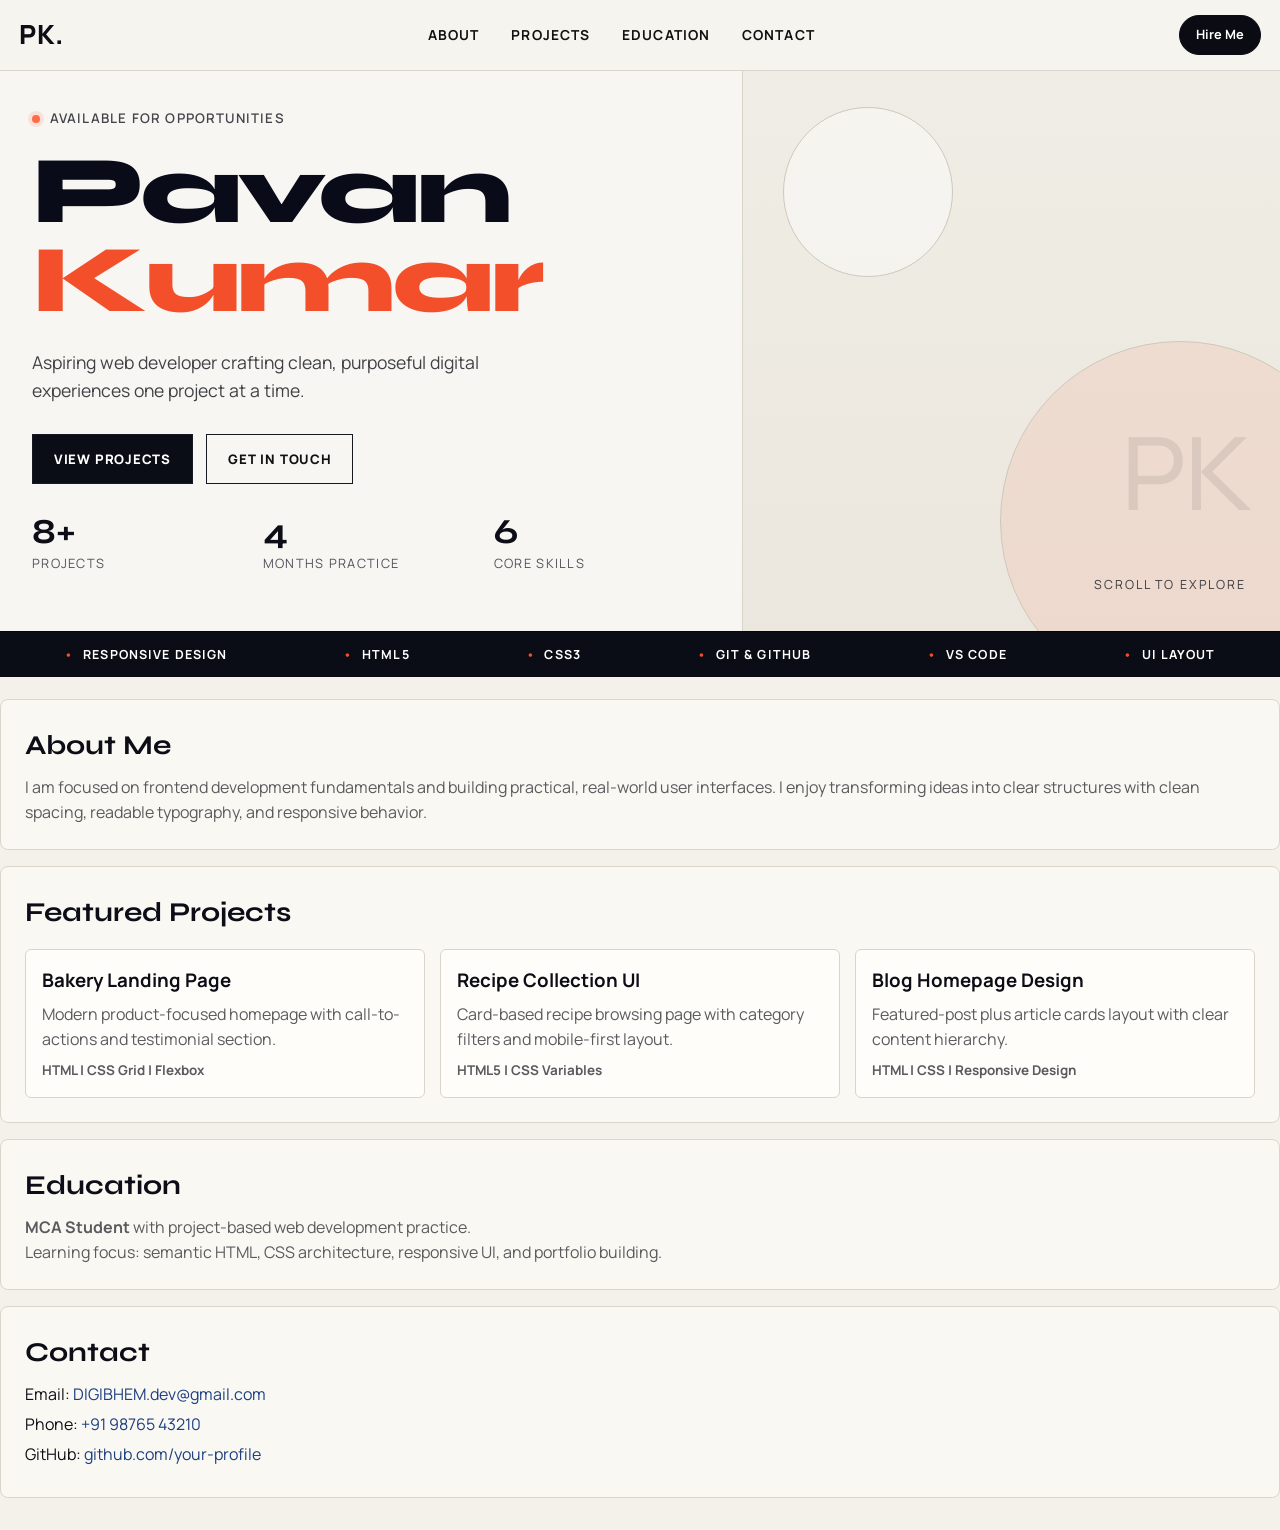
<file: index.html>
<!DOCTYPE html>
<html lang="en">
<head>
  <meta charset="UTF-8" />
  <meta name="viewport" content="width=device-width, initial-scale=1.0" />
  <title>Pavan Kumar | Portfolio</title>
  <link rel="preconnect" href="https://fonts.googleapis.com" />
  <link rel="preconnect" href="https://fonts.gstatic.com" crossorigin />
  <link href="https://fonts.googleapis.com/css2?family=Manrope:wght@400;500;700;800&family=Syne:wght@700;800&display=swap" rel="stylesheet" />
  <link rel="stylesheet" href="styles.css" />
</head>
<body>
  <header class="hero-shell" id="home">
    <nav class="top-nav">
      <a class="brand" href="#home">PK.</a>
      <ul class="menu">
        <li><a href="#about">ABOUT</a></li>
        <li><a href="#projects">PROJECTS</a></li>
        <li><a href="#education">EDUCATION</a></li>
        <li><a href="#contact">CONTACT</a></li>
      </ul>
      <a class="hire-btn" href="#contact">Hire Me</a>
    </nav>

    <div class="hero-grid">
      <section class="hero-left">
        <p class="availability">AVAILABLE FOR OPPORTUNITIES</p>
        <h1 class="name-block">
          <span class="name-main">Pavan</span>
          <span class="name-accent">Kumar</span>
        </h1>
        <p class="intro">
          Aspiring web developer crafting clean, purposeful digital experiences one project at a time.
        </p>

        <div class="hero-actions">
          <a class="cta cta-dark" href="#projects">VIEW PROJECTS</a>
          <a class="cta cta-light" href="#contact">GET IN TOUCH</a>
        </div>

        <div class="stats">
          <article>
            <h3>8+</h3>
            <p>PROJECTS</p>
          </article>
          <article>
            <h3>4</h3>
            <p>MONTHS PRACTICE</p>
          </article>
          <article>
            <h3>6</h3>
            <p>CORE SKILLS</p>
          </article>
        </div>
      </section>

      <section class="hero-right" aria-hidden="true">
        <div class="blob top"></div>
        <div class="blob bottom"></div>
        <div class="watermark">PK</div>
        <p class="scroll-note">SCROLL TO EXPLORE</p>
      </section>
    </div>

    <div class="ticker" role="presentation">
      <span>RESPONSIVE DESIGN</span>
      <span>HTML5</span>
      <span>CSS3</span>
      <span>GIT &amp; GITHUB</span>
      <span>VS CODE</span>
      <span>UI LAYOUT</span>
    </div>
  </header>

  <main>
    <section class="content-section" id="about">
      <h2>About Me</h2>
      <p>
        I am focused on frontend development fundamentals and building practical, real-world user
        interfaces. I enjoy transforming ideas into clear structures with clean spacing, readable typography,
        and responsive behavior.
      </p>
    </section>

    <section class="content-section" id="projects">
      <h2>Featured Projects</h2>
      <div class="project-grid">
        <article class="project-card">
          <h3>Bakery Landing Page</h3>
          <p>Modern product-focused homepage with call-to-actions and testimonial section.</p>
          <p class="stack">HTML | CSS Grid | Flexbox</p>
        </article>
        <article class="project-card">
          <h3>Recipe Collection UI</h3>
          <p>Card-based recipe browsing page with category filters and mobile-first layout.</p>
          <p class="stack">HTML5 | CSS Variables</p>
        </article>
        <article class="project-card">
          <h3>Blog Homepage Design</h3>
          <p>Featured-post plus article cards layout with clear content hierarchy.</p>
          <p class="stack">HTML | CSS | Responsive Design</p>
        </article>
      </div>
    </section>

    <section class="content-section" id="education">
      <h2>Education</h2>
      <p><strong>MCA Student</strong> with project-based web development practice.</p>
      <p>Learning focus: semantic HTML, CSS architecture, responsive UI, and portfolio building.</p>
    </section>

    <section class="content-section" id="contact">
      <h2>Contact</h2>
      <ul class="contact-list">
        <li>Email: <a href="mailto:DIGIBHEM.dev@gmail.com">DIGIBHEM.dev@gmail.com</a></li>
        <li>Phone: <a href="tel:+919876543210">+91 98765 43210</a></li>
        <li>GitHub: <a href="https://github.com/" target="_blank" rel="noopener">github.com/your-profile</a></li>
      </ul>
    </section>
  </main>
</body>
</html>
</file>
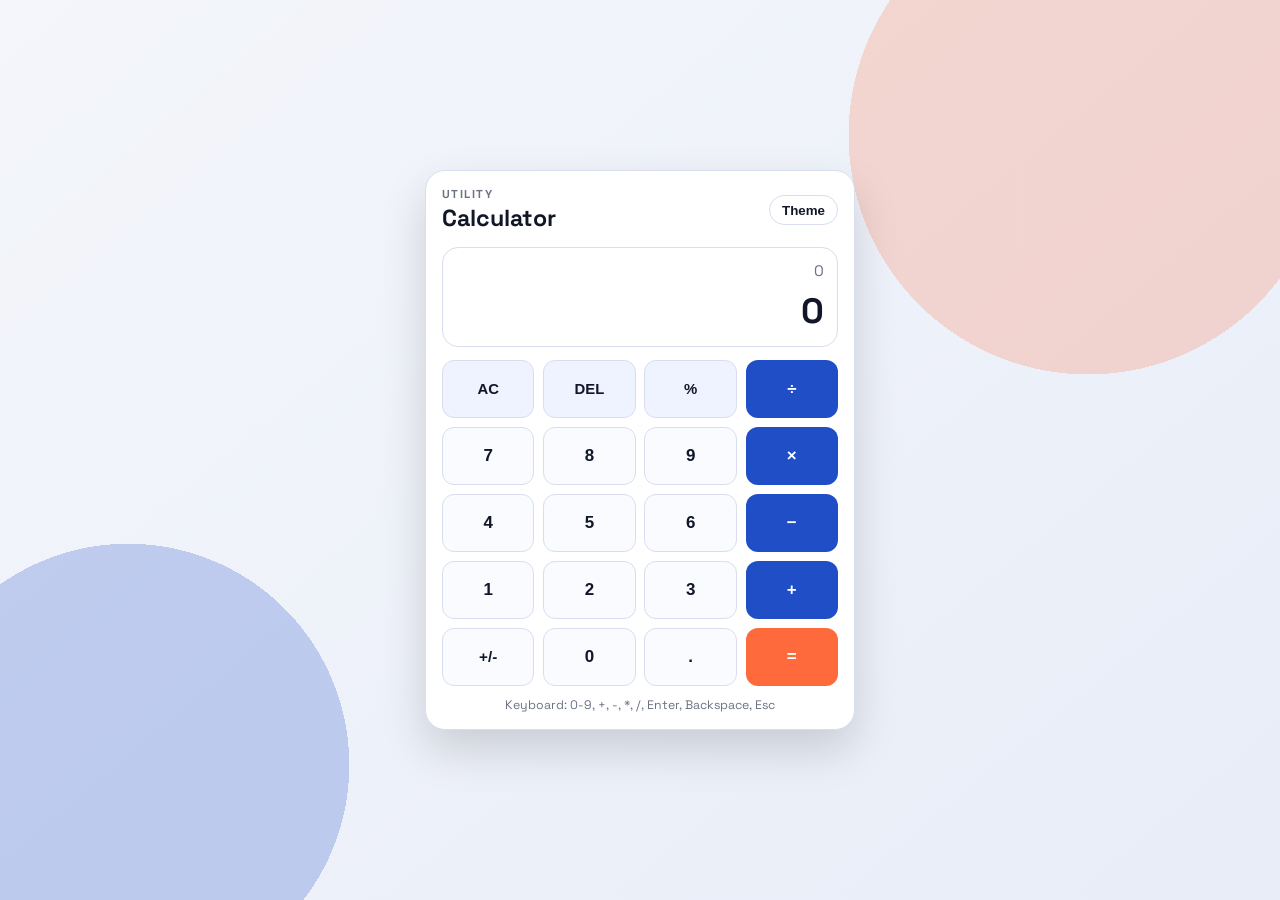
<file: CALCULATOR/index.html>
<!DOCTYPE html>
<html lang="en">
<head>
  <meta charset="UTF-8" />
  <meta name="viewport" content="width=device-width, initial-scale=1.0" />
  <title>Calculator</title>
  <link rel="preconnect" href="https://fonts.googleapis.com" />
  <link rel="preconnect" href="https://fonts.gstatic.com" crossorigin />
  <link href="https://fonts.googleapis.com/css2?family=Space+Grotesk:wght@400;500;700&display=swap" rel="stylesheet" />
  <link rel="stylesheet" href="styles.css" />
</head>
<body>
  <main class="app-shell">
    <section class="calculator" aria-label="Calculator">
      <header class="topbar">
        <div>
          <p class="kicker">UTILITY</p>
          <h1>Calculator</h1>
        </div>
        <button id="theme-toggle" class="theme-toggle" type="button" aria-label="Toggle theme">Theme</button>
      </header>

      <section class="display-wrap" aria-live="polite">
        <p id="expression" class="expression">0</p>
        <p id="result" class="result">0</p>
      </section>

      <div class="keypad" role="group" aria-label="Calculator buttons">
        <button class="btn btn-fn" data-action="clear">AC</button>
        <button class="btn btn-fn" data-action="delete">DEL</button>
        <button class="btn btn-fn" data-value="%">%</button>
        <button class="btn btn-op" data-value="/">÷</button>

        <button class="btn" data-value="7">7</button>
        <button class="btn" data-value="8">8</button>
        <button class="btn" data-value="9">9</button>
        <button class="btn btn-op" data-value="*">×</button>

        <button class="btn" data-value="4">4</button>
        <button class="btn" data-value="5">5</button>
        <button class="btn" data-value="6">6</button>
        <button class="btn btn-op" data-value="-">−</button>

        <button class="btn" data-value="1">1</button>
        <button class="btn" data-value="2">2</button>
        <button class="btn" data-value="3">3</button>
        <button class="btn btn-op" data-value="+">+</button>

        <button class="btn btn-wide" data-action="sign">+/-</button>
        <button class="btn" data-value="0">0</button>
        <button class="btn" data-value=".">.</button>
        <button class="btn btn-eq" data-action="equals">=</button>
      </div>

      <section class="tips">
        <p>Keyboard: 0-9, +, -, *, /, Enter, Backspace, Esc</p>
      </section>
    </section>
  </main>

  <script src="script.js"></script>
</body>
</html>
</file>
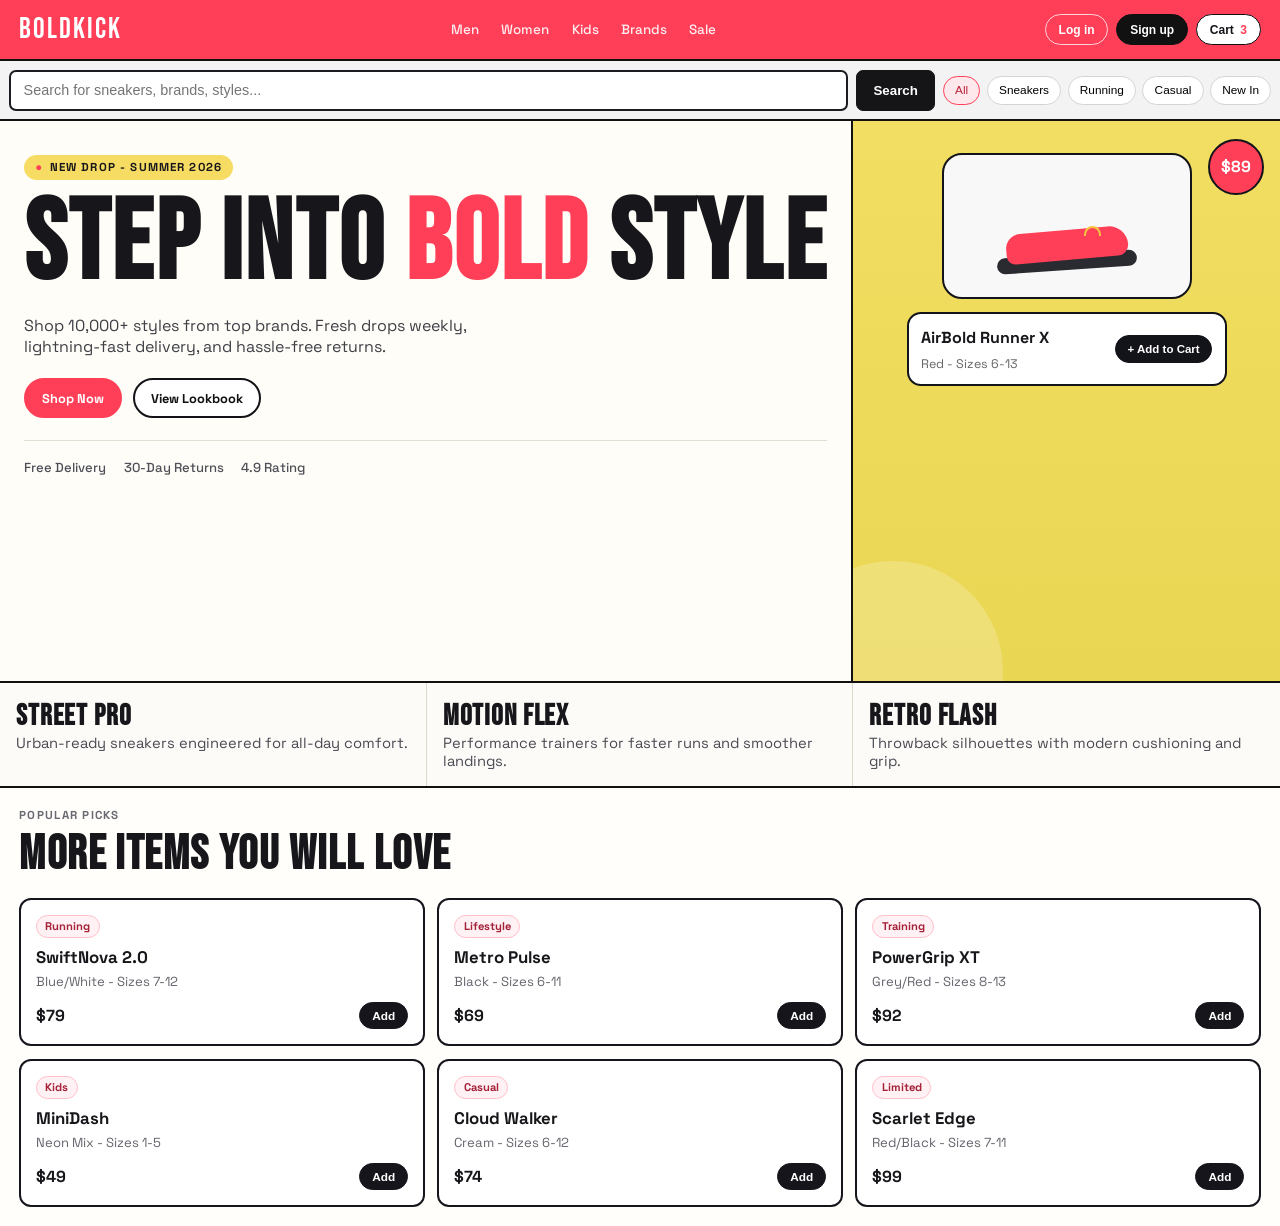
<file: ECOMMERCE/index.html>
<!DOCTYPE html>
<html lang="en">
<head>
  <meta charset="UTF-8" />
  <meta name="viewport" content="width=device-width, initial-scale=1.0" />
  <title>BoldKick | E-commerce Landing</title>
  <link rel="preconnect" href="https://fonts.googleapis.com" />
  <link rel="preconnect" href="https://fonts.gstatic.com" crossorigin />
  <link href="https://fonts.googleapis.com/css2?family=Bebas+Neue&family=Space+Grotesk:wght@400;500;700&display=swap" rel="stylesheet" />
  <link rel="stylesheet" href="styles.css" />
</head>
<body>
  <header class="topbar">
    <a class="brand" href="#">BOLDKICK</a>

    <button class="menu-toggle" aria-label="Open navigation" aria-expanded="false" aria-controls="primary-nav">
      <span></span>
      <span></span>
      <span></span>
    </button>

    <nav id="primary-nav" class="nav-links" aria-label="Primary">
      <a href="#men">Men</a>
      <a href="#women">Women</a>
      <a href="#kids">Kids</a>
      <a href="#brands">Brands</a>
      <a href="#sale">Sale</a>
    </nav>

    <div class="top-actions">
      <button class="pill ghost" type="button" data-open-auth="login">Log in</button>
      <button class="pill" type="button" data-open-auth="signup">Sign up</button>
      <button class="pill cart" type="button">Cart <span>3</span></button>
    </div>
  </header>

  <main>
    <section class="search-row" aria-label="Catalog search">
      <input type="search" placeholder="Search for sneakers, brands, styles..." />
      <button type="button">Search</button>
      <div class="chips">
        <button type="button" class="chip active">All</button>
        <button type="button" class="chip">Sneakers</button>
        <button type="button" class="chip">Running</button>
        <button type="button" class="chip">Casual</button>
        <button type="button" class="chip">New In</button>
      </div>
    </section>

    <section class="hero-grid">
      <article class="hero-copy">
        <p class="badge">NEW DROP - SUMMER 2026</p>
        <h1>
          STEP INTO
          <span>BOLD</span>
          STYLE
        </h1>
        <p class="lead">
          Shop 10,000+ styles from top brands. Fresh drops weekly, lightning-fast delivery, and hassle-free returns.
        </p>
        <div class="cta-row">
          <a href="#products" class="btn primary">Shop Now</a>
          <a href="#lookbook" class="btn secondary">View Lookbook</a>
        </div>
        <ul class="meta">
          <li>Free Delivery</li>
          <li>30-Day Returns</li>
          <li>4.9 Rating</li>
        </ul>
      </article>

      <aside class="hero-showcase" id="products" aria-label="Featured products">
        <div class="price-tag">$89</div>
        <div class="shoe-card">
          <div class="shoe-illustration" aria-hidden="true">
            <div class="sole"></div>
            <div class="shoe-body"></div>
            <div class="highlight"></div>
          </div>
        </div>

        <article class="product-tile">
          <h2>AirBold Runner X</h2>
          <p>Red - Sizes 6-13</p>
          <button type="button">+ Add to Cart</button>
        </article>

        <div class="promo-bubble"></div>
      </aside>
    </section>

    <section class="featured-strip" id="lookbook">
      <article class="feature-card">
        <h3>Street Pro</h3>
        <p>Urban-ready sneakers engineered for all-day comfort.</p>
      </article>
      <article class="feature-card">
        <h3>Motion Flex</h3>
        <p>Performance trainers for faster runs and smoother landings.</p>
      </article>
      <article class="feature-card">
        <h3>Retro Flash</h3>
        <p>Throwback silhouettes with modern cushioning and grip.</p>
      </article>
    </section>

    <section class="item-section" id="catalog" aria-label="Popular items">
      <div class="item-header">
        <p>POPULAR PICKS</p>
        <h2>More items you will love</h2>
      </div>

      <div class="item-grid">
        <article class="item-card">
          <p class="item-tag">Running</p>
          <h3>SwiftNova 2.0</h3>
          <p class="item-meta">Blue/White - Sizes 7-12</p>
          <div class="item-row">
            <span>$79</span>
            <button type="button">Add</button>
          </div>
        </article>

        <article class="item-card">
          <p class="item-tag">Lifestyle</p>
          <h3>Metro Pulse</h3>
          <p class="item-meta">Black - Sizes 6-11</p>
          <div class="item-row">
            <span>$69</span>
            <button type="button">Add</button>
          </div>
        </article>

        <article class="item-card">
          <p class="item-tag">Training</p>
          <h3>PowerGrip XT</h3>
          <p class="item-meta">Grey/Red - Sizes 8-13</p>
          <div class="item-row">
            <span>$92</span>
            <button type="button">Add</button>
          </div>
        </article>

        <article class="item-card">
          <p class="item-tag">Kids</p>
          <h3>MiniDash</h3>
          <p class="item-meta">Neon Mix - Sizes 1-5</p>
          <div class="item-row">
            <span>$49</span>
            <button type="button">Add</button>
          </div>
        </article>

        <article class="item-card">
          <p class="item-tag">Casual</p>
          <h3>Cloud Walker</h3>
          <p class="item-meta">Cream - Sizes 6-12</p>
          <div class="item-row">
            <span>$74</span>
            <button type="button">Add</button>
          </div>
        </article>

        <article class="item-card">
          <p class="item-tag">Limited</p>
          <h3>Scarlet Edge</h3>
          <p class="item-meta">Red/Black - Sizes 7-11</p>
          <div class="item-row">
            <span>$99</span>
            <button type="button">Add</button>
          </div>
        </article>
      </div>
    </section>
  </main>

  <div class="auth-modal" hidden>
    <div class="auth-overlay" data-close-auth></div>
    <section class="auth-panel" role="dialog" aria-modal="true" aria-labelledby="auth-title">
      <button type="button" class="close" data-close-auth aria-label="Close">x</button>
      <p class="auth-kicker">PERSONALIZED SHOPPING</p>
      <h2 id="auth-title">Create your account</h2>
      <p class="auth-copy">Save favorites, track orders, and get members-only drops.</p>
      <form>
        <label>
          Email
          <input type="email" placeholder="you@example.com" required />
        </label>
        <label>
          Password
          <input type="password" placeholder="Enter password" required />
        </label>
        <button type="submit" class="submit-btn">Continue</button>
      </form>
      <p class="switch-note">Already have an account? <button type="button" class="switch-link" data-open-auth="login">Log in</button></p>
    </section>
  </div>

  <script src="script.js"></script>
</body>
</html>
</file>
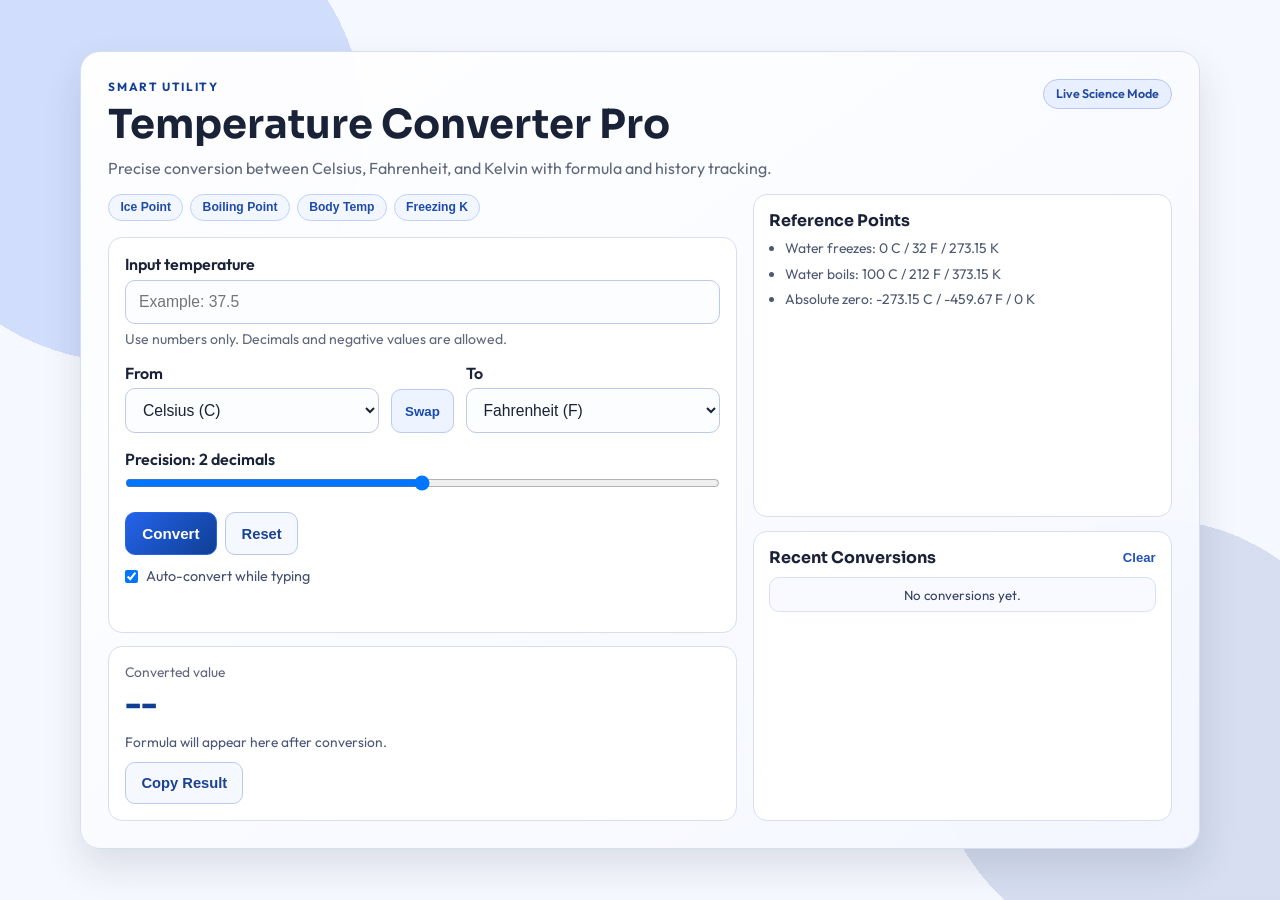
<file: TEMPCONVERTER/index.html>
<!DOCTYPE html>
<html lang="en">
<head>
  <meta charset="UTF-8" />
  <meta name="viewport" content="width=device-width, initial-scale=1.0" />
  <title>Temperature Converter</title>
  <link rel="preconnect" href="https://fonts.googleapis.com" />
  <link rel="preconnect" href="https://fonts.gstatic.com" crossorigin />
  <link href="https://fonts.googleapis.com/css2?family=Outfit:wght@400;500;600;700&family=Sora:wght@500;700&display=swap" rel="stylesheet" />
  <link rel="stylesheet" href="styles.css" />
</head>
<body>
  <main class="app-shell">
    <section class="card" aria-labelledby="page-title">
      <header class="top-head">
        <div>
          <p class="kicker">SMART UTILITY</p>
          <h1 id="page-title">Temperature Converter Pro</h1>
          <p class="subtitle">Precise conversion between Celsius, Fahrenheit, and Kelvin with formula and history tracking.</p>
        </div>
        <div class="status-pill">Live Science Mode</div>
      </header>

      <div class="content-grid">
        <section class="left-panel">
          <div class="preset-bar" aria-label="Quick presets">
            <button type="button" class="preset-chip" data-preset-value="0" data-preset-unit="C">Ice Point</button>
            <button type="button" class="preset-chip" data-preset-value="100" data-preset-unit="C">Boiling Point</button>
            <button type="button" class="preset-chip" data-preset-value="98.6" data-preset-unit="F">Body Temp</button>
            <button type="button" class="preset-chip" data-preset-value="273.15" data-preset-unit="K">Freezing K</button>
          </div>

          <form id="converter-form" novalidate>
            <label class="field-label" for="temperature-input">Input temperature</label>
            <input
              id="temperature-input"
              name="temperature"
              type="text"
              inputmode="decimal"
              placeholder="Example: 37.5"
              autocomplete="off"
              aria-describedby="hint-text error-text"
            />
            <p id="hint-text" class="hint">Use numbers only. Decimals and negative values are allowed.</p>

            <div class="unit-row">
              <div>
                <label class="field-label" for="from-unit">From</label>
                <select id="from-unit" name="fromUnit">
                  <option value="C">Celsius (C)</option>
                  <option value="F">Fahrenheit (F)</option>
                  <option value="K">Kelvin (K)</option>
                </select>
              </div>

              <button id="swap-btn" type="button" aria-label="Swap units">Swap</button>

              <div>
                <label class="field-label" for="to-unit">To</label>
                <select id="to-unit" name="toUnit">
                  <option value="F">Fahrenheit (F)</option>
                  <option value="C">Celsius (C)</option>
                  <option value="K">Kelvin (K)</option>
                </select>
              </div>
            </div>

            <div class="range-wrap">
              <label class="field-label" for="precision-range">Precision: <span id="precision-label">2 decimals</span></label>
              <input id="precision-range" type="range" min="0" max="4" value="2" />
            </div>

            <div class="action-row">
              <button id="convert-btn" type="submit">Convert</button>
              <button id="reset-btn" type="button" class="ghost-btn">Reset</button>
            </div>

            <label class="auto-toggle" for="auto-convert">
              <input id="auto-convert" type="checkbox" checked />
              Auto-convert while typing
            </label>

            <p id="error-text" class="error" aria-live="polite"></p>
          </form>

          <section class="result" aria-live="polite" aria-atomic="true">
            <p class="result-label">Converted value</p>
            <p id="result-value" class="result-value">--</p>
            <p id="formula-text" class="formula-text">Formula will appear here after conversion.</p>
            <div class="result-actions">
              <button id="copy-btn" type="button" class="ghost-btn">Copy Result</button>
            </div>
          </section>
        </section>

        <aside class="right-panel" aria-label="Conversion history and insights">
          <section class="insight-card">
            <h2>Reference Points</h2>
            <ul>
              <li>Water freezes: 0 C / 32 F / 273.15 K</li>
              <li>Water boils: 100 C / 212 F / 373.15 K</li>
              <li>Absolute zero: -273.15 C / -459.67 F / 0 K</li>
            </ul>
          </section>

          <section class="history-card">
            <div class="history-head">
              <h2>Recent Conversions</h2>
              <button id="clear-history" type="button" class="clear-link">Clear</button>
            </div>
            <ul id="history-list" class="history-list">
              <li class="empty-state">No conversions yet.</li>
            </ul>
          </section>
        </aside>
      </div>
    </section>
  </main>

  <script src="script.js"></script>
</body>
</html>
</file>
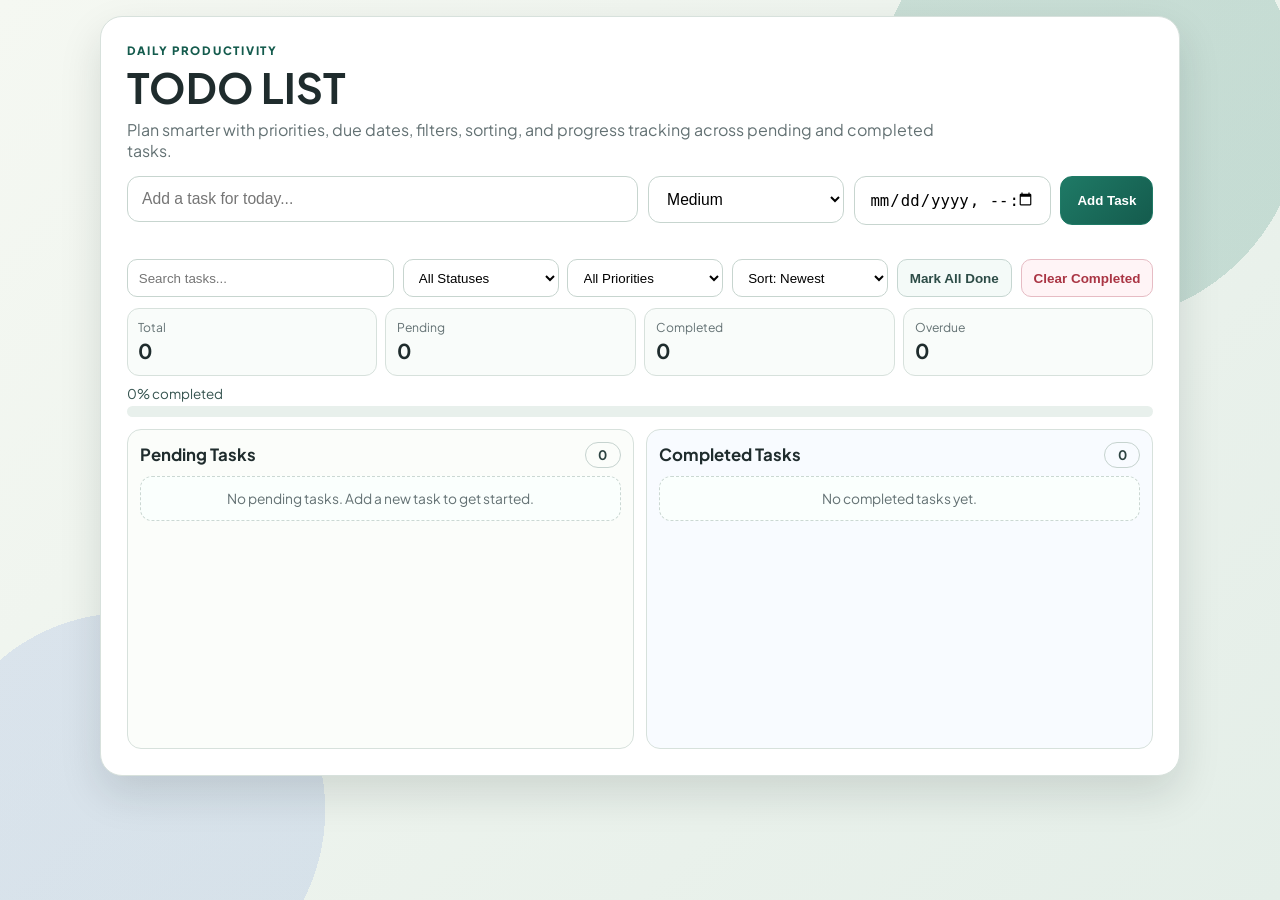
<file: TODO/index.html>
<!DOCTYPE html>
<html lang="en">
<head>
  <meta charset="UTF-8" />
  <meta name="viewport" content="width=device-width, initial-scale=1.0" />
  <title>TODO List</title>
  <link rel="preconnect" href="https://fonts.googleapis.com" />
  <link rel="preconnect" href="https://fonts.gstatic.com" crossorigin />
  <link href="https://fonts.googleapis.com/css2?family=Plus+Jakarta+Sans:wght@400;500;700;800&display=swap" rel="stylesheet" />
  <link rel="stylesheet" href="styles.css" />
</head>
<body>
  <main class="app-shell">
    <section class="todo-app" aria-label="Todo list application">
      <header class="hero">
        <p class="kicker">DAILY PRODUCTIVITY</p>
        <h1>TODO LIST</h1>
        <p class="subtitle">Plan smarter with priorities, due dates, filters, sorting, and progress tracking across pending and completed tasks.</p>
      </header>

      <form id="task-form" class="task-form" novalidate>
        <div class="field-group grow">
          <label class="sr-only" for="task-input">Task name</label>
          <input id="task-input" type="text" placeholder="Add a task for today..." maxlength="120" />
        </div>

        <div class="field-group">
          <label class="sr-only" for="priority-input">Priority</label>
          <select id="priority-input">
            <option value="high">High</option>
            <option value="medium" selected>Medium</option>
            <option value="low">Low</option>
          </select>
        </div>

        <div class="field-group">
          <label class="sr-only" for="due-input">Due date and time</label>
          <input id="due-input" type="datetime-local" />
        </div>

        <button type="submit">Add Task</button>
      </form>

      <p id="error-text" class="error" aria-live="polite"></p>

      <section class="controls" aria-label="Task controls">
        <input id="search-input" type="search" placeholder="Search tasks..." />

        <select id="status-filter">
          <option value="all">All Statuses</option>
          <option value="pending">Pending Only</option>
          <option value="completed">Completed Only</option>
        </select>

        <select id="priority-filter">
          <option value="all">All Priorities</option>
          <option value="high">High Priority</option>
          <option value="medium">Medium Priority</option>
          <option value="low">Low Priority</option>
        </select>

        <select id="sort-by">
          <option value="newest">Sort: Newest</option>
          <option value="oldest">Sort: Oldest</option>
          <option value="dueSoon">Sort: Due Soon</option>
          <option value="priority">Sort: Priority</option>
        </select>

        <button id="mark-all" type="button" class="ghost">Mark All Done</button>
        <button id="clear-completed" type="button" class="ghost danger">Clear Completed</button>
      </section>

      <section class="stats" aria-label="Task statistics">
        <article class="stat-card">
          <p>Total</p>
          <h3 id="stat-total">0</h3>
        </article>
        <article class="stat-card">
          <p>Pending</p>
          <h3 id="stat-pending">0</h3>
        </article>
        <article class="stat-card">
          <p>Completed</p>
          <h3 id="stat-completed">0</h3>
        </article>
        <article class="stat-card">
          <p>Overdue</p>
          <h3 id="stat-overdue">0</h3>
        </article>
      </section>

      <div class="progress-wrap" aria-label="Completion progress">
        <p id="progress-text">0% completed</p>
        <div class="progress-track">
          <div id="progress-bar" class="progress-bar"></div>
        </div>
      </div>

      <section class="board" aria-label="Task board">
        <article class="column">
          <div class="column-head">
            <h2>Pending Tasks</h2>
            <span id="pending-count" class="count">0</span>
          </div>
          <ul id="pending-list" class="task-list" aria-label="Pending tasks"></ul>
        </article>

        <article class="column completed-column">
          <div class="column-head">
            <h2>Completed Tasks</h2>
            <span id="completed-count" class="count">0</span>
          </div>
          <ul id="completed-list" class="task-list" aria-label="Completed tasks"></ul>
        </article>
      </section>
    </section>
  </main>

  <template id="task-template">
    <li class="task-item">
      <div class="task-main">
        <div class="task-topline">
          <span class="badge-priority"></span>
          <span class="badge-due"></span>
        </div>
        <p class="task-text"></p>
        <p class="task-meta"></p>
      </div>
      <div class="task-actions">
        <button class="btn-action btn-toggle" type="button"></button>
        <button class="btn-action btn-edit" type="button">Edit</button>
        <button class="btn-action btn-delete" type="button">Delete</button>
      </div>
    </li>
  </template>

  <div id="edit-modal" class="modal" hidden>
    <div class="modal-overlay" data-close-modal></div>
    <section class="modal-panel" role="dialog" aria-modal="true" aria-labelledby="edit-title">
      <h2 id="edit-title">Edit Task</h2>
      <form id="edit-form" class="edit-form" novalidate>
        <label for="edit-text">Task</label>
        <input id="edit-text" type="text" maxlength="120" />

        <label for="edit-priority">Priority</label>
        <select id="edit-priority">
          <option value="high">High</option>
          <option value="medium">Medium</option>
          <option value="low">Low</option>
        </select>

        <label for="edit-due">Due date and time</label>
        <input id="edit-due" type="datetime-local" />

        <div class="modal-actions">
          <button type="button" id="cancel-edit" class="ghost">Cancel</button>
          <button type="submit">Save Changes</button>
        </div>
      </form>
    </section>
  </div>

  <script src="script.js"></script>
</body>
</html>
</file>
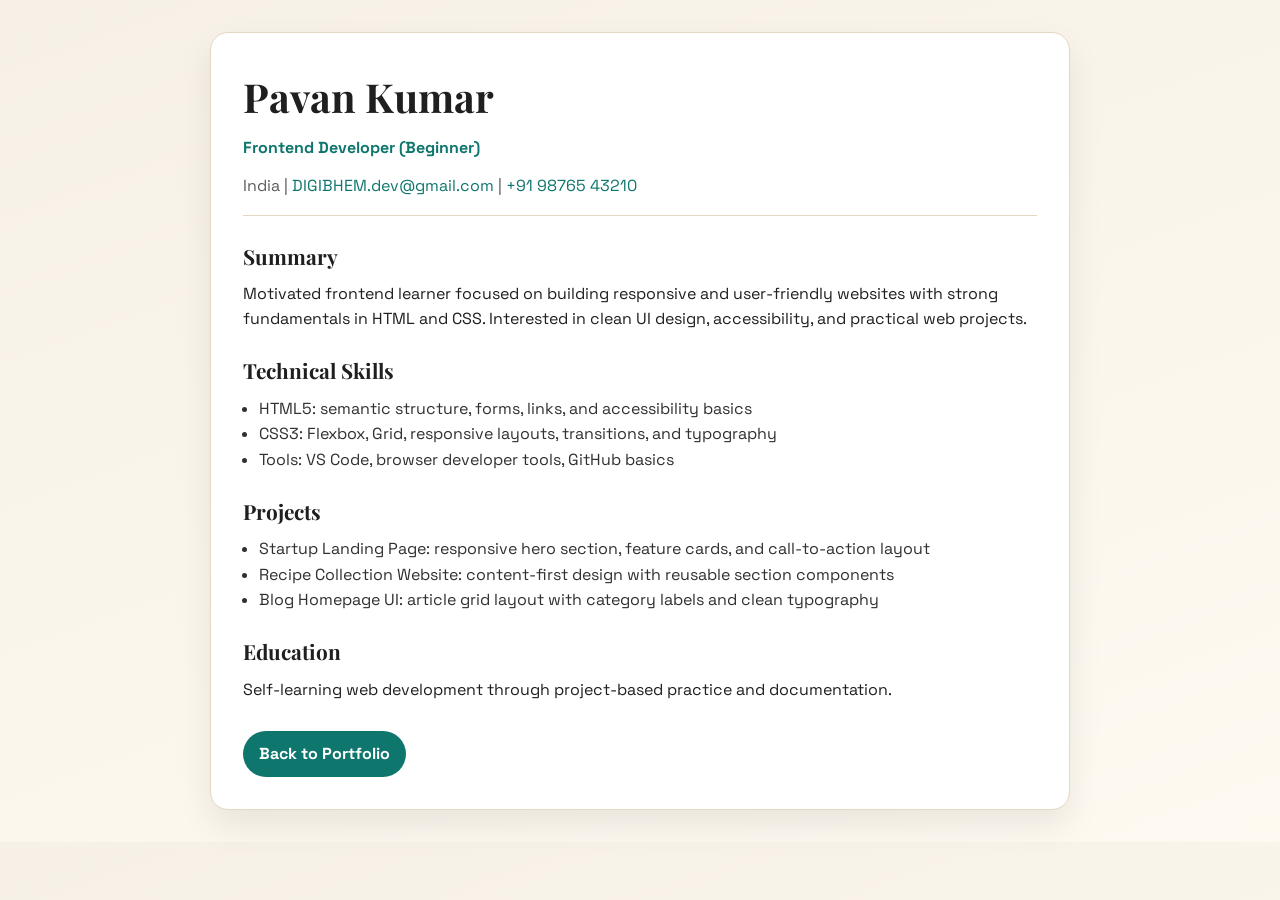
<file: resume.html>
<!DOCTYPE html>
<html lang="en">
<head>
  <meta charset="UTF-8" />
  <meta name="viewport" content="width=device-width, initial-scale=1.0" />
  <title>Pavan Kumar | Resume</title>
  <link rel="preconnect" href="https://fonts.googleapis.com" />
  <link rel="preconnect" href="https://fonts.gstatic.com" crossorigin />
  <link href="https://fonts.googleapis.com/css2?family=Playfair+Display:wght@700&family=Space+Grotesk:wght@400;500;700&display=swap" rel="stylesheet" />
  <style>
    :root {
      --bg: #f7f2e8;
      --paper: #fff;
      --text: #1f1f1f;
      --muted: #5c5c5c;
      --accent: #0f766e;
      --line: #e5d8c3;
    }

    * {
      box-sizing: border-box;
      margin: 0;
      padding: 0;
    }

    body {
      font-family: "Space Grotesk", sans-serif;
      background: linear-gradient(160deg, #f6f0e7 0%, #fffaf1 100%);
      color: var(--text);
      line-height: 1.6;
      padding: 2rem 1rem;
    }

    .resume {
      width: min(860px, 96vw);
      margin: 0 auto;
      background: var(--paper);
      border: 1px solid var(--line);
      border-radius: 18px;
      padding: 2rem;
      box-shadow: 0 16px 34px rgba(0, 0, 0, 0.08);
    }

    h1,
    h2 {
      font-family: "Playfair Display", serif;
    }

    h1 {
      font-size: clamp(1.8rem, 4vw, 2.5rem);
      margin-bottom: 0.35rem;
    }

    .role {
      color: var(--accent);
      font-weight: 700;
      margin-bottom: 0.8rem;
    }

    .contact {
      color: var(--muted);
      margin-bottom: 1.5rem;
      border-bottom: 1px solid var(--line);
      padding-bottom: 1rem;
    }

    section {
      margin-top: 1.4rem;
    }

    h2 {
      font-size: 1.3rem;
      margin-bottom: 0.5rem;
    }

    ul {
      padding-left: 1rem;
      color: #303030;
    }

    a {
      color: var(--accent);
      text-decoration: none;
    }

    a:hover {
      text-decoration: underline;
    }

    .back {
      display: inline-block;
      margin-top: 1.8rem;
      color: #fff;
      background: var(--accent);
      padding: 0.65rem 1rem;
      border-radius: 999px;
      font-weight: 700;
      text-decoration: none;
    }
  </style>
</head>
<body>
  <main class="resume">
    <h1>Pavan Kumar</h1>
    <p class="role">Frontend Developer (Beginner)</p>
    <p class="contact">
      India | <a href="mailto:DIGIBHEM.dev@gmail.com">DIGIBHEM.dev@gmail.com</a> |
      <a href="tel:+919876543210">+91 98765 43210</a>
    </p>

    <section>
      <h2>Summary</h2>
      <p>
        Motivated frontend learner focused on building responsive and user-friendly websites with strong
        fundamentals in HTML and CSS. Interested in clean UI design, accessibility, and practical web
        projects.
      </p>
    </section>

    <section>
      <h2>Technical Skills</h2>
      <ul>
        <li>HTML5: semantic structure, forms, links, and accessibility basics</li>
        <li>CSS3: Flexbox, Grid, responsive layouts, transitions, and typography</li>
        <li>Tools: VS Code, browser developer tools, GitHub basics</li>
      </ul>
    </section>

    <section>
      <h2>Projects</h2>
      <ul>
        <li>Startup Landing Page: responsive hero section, feature cards, and call-to-action layout</li>
        <li>Recipe Collection Website: content-first design with reusable section components</li>
        <li>Blog Homepage UI: article grid layout with category labels and clean typography</li>
      </ul>
    </section>

    <section>
      <h2>Education</h2>
      <p>Self-learning web development through project-based practice and documentation.</p>
    </section>

    <a class="back" href="index.html">Back to Portfolio</a>
  </main>
</body>
</html>
</file>
<file: styles.css>
:root {
  --ink: #0c0d16;
  --cream: #f4f1ea;
  --cream-2: #ece8df;
  --panel: #f9f7f2;
  --accent: #f24f2a;
  --muted: #5a5b5e;
  --line: #d9d5ca;
}

* {
  box-sizing: border-box;
  margin: 0;
  padding: 0;
}

html {
  scroll-behavior: smooth;
}

body {
  font-family: "Manrope", sans-serif;
  color: var(--ink);
  background: var(--cream);
  line-height: 1.55;
}

.hero-shell,
main {
  width: 100%;
  margin: 0;
}

.hero-shell {
  margin-top: 0;
  border: none;
  background: var(--panel);
  overflow: hidden;
}

.top-nav {
  display: grid;
  grid-template-columns: auto 1fr auto;
  align-items: center;
  padding: 0.9rem 1.2rem;
  border-bottom: 1px solid var(--line);
  background: #f6f4ee;
}

.brand {
  text-decoration: none;
  font-weight: 800;
  font-size: 1.65rem;
  letter-spacing: 0.02em;
  color: var(--ink);
}

.menu {
  list-style: none;
  display: flex;
  justify-content: center;
  gap: 2rem;
}

.menu a {
  text-decoration: none;
  color: #111;
  font-size: 0.86rem;
  letter-spacing: 0.08em;
  font-weight: 700;
  transition: color 0.2s ease;
}

.menu a:hover {
  color: var(--accent);
}

.hire-btn {
  text-decoration: none;
  color: #fff;
  background: #0a0b13;
  border: 1px solid #0a0b13;
  border-radius: 999px;
  padding: 0.55rem 1rem;
  font-size: 0.8rem;
  font-weight: 700;
  transition: transform 0.25s ease, box-shadow 0.25s ease;
}

.hire-btn:hover {
  transform: translateY(-2px);
  box-shadow: 0 8px 15px rgba(0, 0, 0, 0.2);
}

.hero-grid {
  display: grid;
  grid-template-columns: 58% 42%;
  min-height: 560px;
}

.hero-left,
.hero-right {
  padding: 2.3rem 2rem;
}

.hero-left {
  background: #f7f6f2;
}

.availability {
  font-size: 0.83rem;
  letter-spacing: 0.09em;
  color: #43454a;
  font-weight: 600;
}

.availability::before {
  content: "";
  display: inline-block;
  width: 8px;
  height: 8px;
  border-radius: 50%;
  margin-right: 0.6rem;
  background: #ff6a49;
  box-shadow: 0 0 0 4px rgba(255, 106, 73, 0.15);
}

.name-block {
  margin-top: 1.2rem;
  line-height: 0.92;
}

.name-main,
.name-accent {
  display: block;
  font-family: "Syne", sans-serif;
  font-weight: 800;
  letter-spacing: -0.04em;
  font-size: clamp(3.2rem, 9vw, 6rem);
}

.name-main {
  color: #090b18;
}

.name-accent {
  color: var(--accent);
}

.intro {
  margin-top: 1.6rem;
  max-width: 45ch;
  color: #3f4144;
  font-size: 1.1rem;
}

.hero-actions {
  margin-top: 1.9rem;
  display: flex;
  flex-wrap: wrap;
  gap: 0.85rem;
}

.cta {
  text-decoration: none;
  padding: 0.85rem 1.3rem;
  font-size: 0.82rem;
  letter-spacing: 0.06em;
  font-weight: 800;
  border: 1px solid #161822;
}

.cta-dark {
  color: #fff;
  background: #0b0d16;
}

.cta-light {
  color: #111;
  background: transparent;
}

.stats {
  margin-top: 1.9rem;
  display: grid;
  grid-template-columns: repeat(3, minmax(0, 1fr));
  gap: 0.9rem;
}

.stats h3 {
  font-family: "Syne", sans-serif;
  font-size: 2.2rem;
  line-height: 1;
}

.stats p {
  margin-top: 0.25rem;
  font-size: 0.8rem;
  letter-spacing: 0.1em;
  color: #52535a;
}

.hero-right {
  border-left: 1px solid var(--line);
  background: linear-gradient(180deg, #efede5 0%, #ece7de 100%);
  position: relative;
  overflow: hidden;
}

.blob {
  position: absolute;
  border-radius: 50%;
  border: 1px solid #cec8bc;
  background: rgba(255, 255, 255, 0.4);
}

.blob.top {
  width: 170px;
  height: 170px;
  top: 36px;
  left: 40px;
  animation: floatY 6s ease-in-out infinite;
}

.blob.bottom {
  width: 360px;
  height: 360px;
  right: -80px;
  bottom: -70px;
  background: rgba(242, 79, 42, 0.09);
  animation: floatX 9s ease-in-out infinite;
}

.watermark {
  position: absolute;
  right: 30px;
  bottom: 70px;
  font-family: "Syne", sans-serif;
  font-size: clamp(4.2rem, 10vw, 7rem);
  color: rgba(17, 18, 25, 0.09);
  letter-spacing: -0.04em;
}

.scroll-note {
  position: absolute;
  right: 34px;
  bottom: 36px;
  font-size: 0.78rem;
  letter-spacing: 0.15em;
  color: #3b3c40;
}

.ticker {
  background: #0b0d16;
  color: #fff;
  padding: 0.8rem 1rem;
  border-top: 1px solid #05060c;
  display: flex;
  gap: 1.2rem;
  justify-content: space-around;
  flex-wrap: wrap;
  font-size: 0.78rem;
  letter-spacing: 0.09em;
  font-weight: 700;
}

.ticker span::before {
  content: "\2022";
  color: var(--accent);
  margin-right: 0.55rem;
}

main {
  margin-top: 1.4rem;
  margin-bottom: 2rem;
  display: grid;
  gap: 1rem;
}

.content-section {
  border: 1px solid var(--line);
  background: #faf8f3;
  padding: 1.5rem;
  border-radius: 8px;
  animation: riseIn 0.7s ease both;
}

.content-section:nth-child(2) {
  animation-delay: 0.08s;
}

.content-section:nth-child(3) {
  animation-delay: 0.14s;
}

.content-section:nth-child(4) {
  animation-delay: 0.2s;
}

.content-section h2 {
  font-family: "Syne", sans-serif;
  font-size: 1.7rem;
  margin-bottom: 0.55rem;
}

.content-section p {
  color: var(--muted);
}

.project-grid {
  margin-top: 1rem;
  display: grid;
  grid-template-columns: repeat(3, minmax(0, 1fr));
  gap: 0.9rem;
}

.project-card {
  border: 1px solid var(--line);
  padding: 1rem;
  border-radius: 6px;
  background: #fffdfa;
  transition: transform 0.25s ease, box-shadow 0.25s ease;
}

.project-card:hover {
  transform: translateY(-5px);
  box-shadow: 0 10px 20px rgba(0, 0, 0, 0.08);
}

.project-card h3 {
  margin-bottom: 0.45rem;
}

.stack {
  margin-top: 0.55rem;
  font-size: 0.84rem;
  font-weight: 700;
  color: #262830;
}

.contact-list {
  margin-top: 0.5rem;
  list-style: none;
}

.contact-list li {
  margin: 0.35rem 0;
}

.contact-list a {
  color: #1c3f81;
  text-decoration: none;
}

.contact-list a:hover {
  text-decoration: underline;
}

@keyframes floatY {
  0%,
  100% { transform: translateY(0); }
  50% { transform: translateY(-10px); }
}

@keyframes floatX {
  0%,
  100% { transform: translateX(0); }
  50% { transform: translateX(14px); }
}

@keyframes riseIn {
  from {
    opacity: 0;
    transform: translateY(18px);
  }
  to {
    opacity: 1;
    transform: translateY(0);
  }
}

@media (max-width: 980px) {
  .menu {
    gap: 1rem;
  }

  .hero-grid {
    grid-template-columns: 1fr;
  }

  .hero-right {
    min-height: 260px;
    border-left: none;
    border-top: 1px solid var(--line);
  }

  .project-grid {
    grid-template-columns: repeat(2, minmax(0, 1fr));
  }
}

@media (max-width: 700px) {
  .top-nav {
    grid-template-columns: 1fr;
    gap: 0.7rem;
    justify-items: start;
  }

  .menu {
    justify-content: flex-start;
    flex-wrap: wrap;
    gap: 0.75rem 1.1rem;
  }

  .stats,
  .project-grid {
    grid-template-columns: 1fr;
  }

  .hero-left,
  .hero-right {
    padding: 1.4rem 1.1rem;
  }
}

@media (prefers-reduced-motion: reduce) {
  *,
  *::before,
  *::after {
    animation: none !important;
    transition: none !important;
  }

  html {
    scroll-behavior: auto;
  }
}
</file>
<file: CALCULATOR/styles.css>
:root {
  --bg: #f4f6fb;
  --bg-2: #e8edf8;
  --panel: #ffffff;
  --ink: #111728;
  --muted: #6a7286;
  --line: #d8deee;
  --num: #f9fbff;
  --fn: #eef3ff;
  --op: #1f4ec7;
  --op-ink: #ffffff;
  --eq: #ff6a3d;
  --eq-ink: #ffffff;
}

body.dark {
  --bg: #0f1220;
  --bg-2: #1b2240;
  --panel: #171d33;
  --ink: #edf1ff;
  --muted: #9ba6c5;
  --line: #2a3353;
  --num: #1f2744;
  --fn: #253156;
  --op: #4f7dff;
  --op-ink: #ffffff;
  --eq: #ff8a61;
  --eq-ink: #1e120b;
}

* {
  box-sizing: border-box;
  margin: 0;
  padding: 0;
}

body {
  min-height: 100vh;
  font-family: "Space Grotesk", sans-serif;
  color: var(--ink);
  background:
    radial-gradient(circle at 85% 15%, rgba(255, 106, 61, 0.22) 0 18%, transparent 18%),
    radial-gradient(circle at 10% 85%, rgba(31, 78, 199, 0.24) 0 16%, transparent 16%),
    linear-gradient(140deg, var(--bg), var(--bg-2));
  display: grid;
  place-items: center;
  padding: 1rem;
}

.app-shell {
  width: min(430px, 100%);
}

.calculator {
  border: 1px solid var(--line);
  border-radius: 20px;
  padding: 1rem;
  background: var(--panel);
  box-shadow: 0 20px 45px rgba(0, 0, 0, 0.15);
}

.topbar {
  display: flex;
  justify-content: space-between;
  align-items: center;
  margin-bottom: 0.9rem;
}

.kicker {
  font-size: 0.72rem;
  letter-spacing: 0.13em;
  color: var(--muted);
  font-weight: 700;
}

h1 {
  font-size: 1.45rem;
  margin-top: 0.12rem;
}

.theme-toggle {
  border: 1px solid var(--line);
  border-radius: 999px;
  padding: 0.4rem 0.75rem;
  background: transparent;
  color: var(--ink);
  font-weight: 600;
  cursor: pointer;
}

.display-wrap {
  border: 1px solid var(--line);
  border-radius: 16px;
  background: linear-gradient(180deg, rgba(255, 255, 255, 0.45), rgba(255, 255, 255, 0.08));
  padding: 0.8rem;
  text-align: right;
  min-height: 96px;
}

.expression {
  min-height: 1.4rem;
  color: var(--muted);
  font-size: 0.95rem;
  word-break: break-all;
}

.result {
  margin-top: 0.28rem;
  font-size: clamp(1.6rem, 6vw, 2.2rem);
  font-weight: 700;
  word-break: break-all;
}

.keypad {
  margin-top: 0.85rem;
  display: grid;
  grid-template-columns: repeat(4, minmax(0, 1fr));
  gap: 0.55rem;
}

.btn {
  border: 1px solid var(--line);
  border-radius: 12px;
  height: 58px;
  background: var(--num);
  color: var(--ink);
  font-size: 1.06rem;
  font-weight: 600;
  cursor: pointer;
  transition: transform 0.1s ease, filter 0.2s ease;
}

.btn:hover {
  filter: brightness(1.04);
}

.btn:active {
  transform: scale(0.98);
}

.btn-fn {
  background: var(--fn);
  font-size: 0.93rem;
}

.btn-op {
  background: var(--op);
  color: var(--op-ink);
  border-color: transparent;
}

.btn-eq {
  background: var(--eq);
  color: var(--eq-ink);
  border-color: transparent;
}

.btn-wide {
  font-size: 0.95rem;
}

.tips {
  margin-top: 0.7rem;
  color: var(--muted);
  font-size: 0.77rem;
  text-align: center;
}

@media (max-width: 420px) {
  .btn {
    height: 54px;
  }
}
</file>
<file: ECOMMERCE/styles.css>
:root {
  --bg: #f7f4ec;
  --panel: #fffdf8;
  --ink: #17171b;
  --muted: #52525c;
  --accent: #ff3f57;
  --sun: #f2de62;
  --line: #d8d3c8;
}

* {
  box-sizing: border-box;
  margin: 0;
  padding: 0;
}

body {
  min-height: 100vh;
  font-family: "Space Grotesk", sans-serif;
  color: var(--ink);
  background:
    radial-gradient(circle at 90% 14%, rgba(242, 222, 98, 0.55) 0 14%, transparent 14%),
    radial-gradient(circle at 8% 92%, rgba(255, 63, 87, 0.1) 0 12%, transparent 12%),
    var(--bg);
}

.topbar {
  width: 100%;
  margin: 0;
  display: grid;
  grid-template-columns: auto 1fr auto;
  align-items: center;
  gap: 1.2rem;
  background: var(--accent);
  border: none;
  border-bottom: 2px solid #111;
  padding: 0.75rem 1.2rem;
}

.brand {
  text-decoration: none;
  color: #fff;
  font-family: "Bebas Neue", sans-serif;
  font-size: 1.8rem;
  letter-spacing: 0.07em;
}

.nav-links {
  display: flex;
  justify-content: center;
  gap: 1.4rem;
}

.nav-links a {
  text-decoration: none;
  font-size: 0.84rem;
  color: #ffeef1;
  font-weight: 500;
}

.top-actions {
  display: flex;
  gap: 0.5rem;
}

.pill {
  border: 1px solid #101013;
  background: #111;
  color: #fff;
  border-radius: 999px;
  padding: 0.45rem 0.8rem;
  font-size: 0.75rem;
  font-weight: 700;
  cursor: pointer;
}

.pill.ghost {
  background: transparent;
  color: #fff;
  border-color: #ffd1da;
}

.pill.cart {
  background: #fff;
  color: #13131a;
}

.pill.cart span {
  margin-left: 0.2rem;
  color: var(--accent);
}

.menu-toggle {
  display: none;
  width: 2.6rem;
  height: 2.2rem;
  border: 1px solid #202024;
  background: #fff;
  border-radius: 8px;
  padding: 0.35rem;
}

.menu-toggle span {
  display: block;
  height: 2px;
  background: #14141a;
  margin: 0.25rem 0;
}

main {
  width: 100%;
  margin: 0;
  border: none;
  background: var(--panel);
}

.search-row {
  display: grid;
  grid-template-columns: 1fr auto auto;
  gap: 0.5rem;
  border-bottom: 2px solid #111;
  padding: 0.55rem;
  background: #f3f3f3;
}

.search-row input {
  width: 100%;
  border: 2px solid #1b1b20;
  border-radius: 7px;
  padding: 0.65rem 0.8rem;
  font-size: 0.9rem;
  background: #fff;
}

.search-row > button {
  border: 1px solid #151518;
  background: #151518;
  color: #fff;
  padding: 0.65rem 1rem;
  border-radius: 7px;
  font-weight: 700;
  cursor: pointer;
}

.chips {
  display: flex;
  gap: 0.4rem;
  flex-wrap: wrap;
  align-items: center;
}

.chip {
  border: 1px solid #d4d4d4;
  background: #fff;
  border-radius: 999px;
  font-size: 0.74rem;
  padding: 0.4rem 0.7rem;
  cursor: pointer;
}

.chip.active {
  border-color: var(--accent);
  background: #ffe8ec;
  color: #b9243b;
}

.hero-grid {
  display: grid;
  grid-template-columns: 2fr 1fr;
  min-height: 560px;
}

.hero-copy {
  padding: 2.1rem 1.5rem 1.3rem;
  border-right: 2px solid #111;
}

.badge {
  display: inline-block;
  padding: 0.33rem 0.7rem;
  border-radius: 999px;
  background: #f7dc63;
  font-size: 0.72rem;
  font-weight: 700;
  letter-spacing: 0.1em;
}

.badge::before {
  content: "●";
  color: var(--accent);
  margin-right: 0.4rem;
}

.hero-copy h1 {
  margin-top: 1rem;
  font-family: "Bebas Neue", sans-serif;
  font-size: clamp(3.2rem, 9vw, 7rem);
  line-height: 0.9;
  letter-spacing: 0.02em;
}

.hero-copy h1 span {
  color: var(--accent);
}

.lead {
  margin-top: 1.2rem;
  color: #3f3f46;
  max-width: 48ch;
}

.cta-row {
  margin-top: 1.3rem;
  display: flex;
  gap: 0.7rem;
  flex-wrap: wrap;
}

.btn {
  text-decoration: none;
  border: 2px solid #131318;
  border-radius: 999px;
  padding: 0.58rem 1rem;
  font-size: 0.8rem;
  font-weight: 700;
}

.btn.primary {
  background: var(--accent);
  color: #fff;
  border-color: var(--accent);
}

.btn.secondary {
  background: #fff;
  color: #111;
}

.meta {
  margin-top: 1.4rem;
  padding-top: 1.1rem;
  border-top: 1px solid #e2ddd2;
  display: flex;
  flex-wrap: wrap;
  gap: 1.1rem;
  list-style: none;
  color: #4f4f57;
  font-size: 0.82rem;
  font-weight: 500;
}

.hero-showcase {
  position: relative;
  background: linear-gradient(180deg, #f2de62 0%, #e9d652 100%);
  padding: 2rem 1rem;
  overflow: hidden;
}

.promo-bubble {
  position: absolute;
  width: 220px;
  height: 220px;
  border-radius: 50%;
  background: rgba(255, 255, 255, 0.2);
  bottom: -100px;
  left: -70px;
}

.shoe-card {
  width: min(250px, 100%);
  margin: 0 auto;
  border: 2px solid #13131a;
  border-radius: 20px;
  background: #f8f8f8;
  padding: 1.3rem 1rem;
}

.price-tag {
  position: absolute;
  top: 1.1rem;
  right: 1rem;
  z-index: 2;
  width: 56px;
  height: 56px;
  border-radius: 50%;
  background: var(--accent);
  color: #fff;
  font-weight: 700;
  display: grid;
  place-items: center;
  border: 2px solid #13131a;
}

.shoe-illustration {
  position: relative;
  width: 100%;
  height: 100px;
}

.sole {
  position: absolute;
  left: 50%;
  bottom: 6px;
  transform: translateX(-50%) rotate(-4deg);
  width: 140px;
  height: 16px;
  background: #2a2b30;
  border-radius: 20px;
}

.shoe-body {
  position: absolute;
  left: 50%;
  bottom: 16px;
  transform: translateX(-50%) rotate(-5deg);
  width: 122px;
  height: 30px;
  background: var(--accent);
  border-radius: 20px 26px 15px 12px;
}

.highlight {
  position: absolute;
  left: 58%;
  bottom: 40px;
  width: 17px;
  height: 10px;
  border: 2px solid #f5c740;
  border-bottom: none;
  border-radius: 10px 10px 0 0;
}

.product-tile {
  margin: 0.8rem auto 0;
  width: min(320px, 100%);
  border: 2px solid #13131a;
  border-radius: 14px;
  padding: 0.8rem;
  background: #fff;
  display: grid;
  grid-template-columns: 1fr auto;
  align-items: center;
  gap: 0.5rem;
}

.product-tile h2 {
  font-size: 1rem;
}

.product-tile p {
  grid-column: 1 / 2;
  font-size: 0.78rem;
  color: #666;
}

.product-tile button {
  grid-column: 2 / 3;
  grid-row: 1 / 3;
  border: 1px solid #13131a;
  background: #13131a;
  color: #fff;
  border-radius: 999px;
  padding: 0.42rem 0.7rem;
  font-size: 0.72rem;
  font-weight: 700;
  cursor: pointer;
}

.featured-strip {
  border-top: 2px solid #111;
  display: grid;
  grid-template-columns: repeat(3, minmax(0, 1fr));
}

.feature-card {
  padding: 1rem;
  border-right: 1px solid #ddd7cc;
  background: #fcfbf8;
}

.feature-card:last-child {
  border-right: none;
}

.feature-card h3 {
  font-family: "Bebas Neue", sans-serif;
  font-size: 1.8rem;
  letter-spacing: 0.03em;
}

.feature-card p {
  color: #4a4a53;
  font-size: 0.92rem;
}

.item-section {
  border-top: 2px solid #111;
  padding: 1.2rem;
  background: #fffefb;
}

.item-header p {
  font-size: 0.72rem;
  letter-spacing: 0.11em;
  color: #6a6a73;
  font-weight: 700;
}

.item-header h2 {
  margin-top: 0.3rem;
  font-family: "Bebas Neue", sans-serif;
  font-size: clamp(2rem, 5vw, 3rem);
  letter-spacing: 0.03em;
}

.item-grid {
  margin-top: 0.9rem;
  display: grid;
  grid-template-columns: repeat(3, minmax(0, 1fr));
  gap: 0.8rem;
}

.item-card {
  border: 2px solid #15151b;
  border-radius: 12px;
  padding: 0.9rem;
  background: #fff;
}

.item-tag {
  display: inline-block;
  border: 1px solid #ffc0ca;
  border-radius: 999px;
  background: #fff1f4;
  color: #a52239;
  font-size: 0.7rem;
  font-weight: 700;
  padding: 0.22rem 0.55rem;
}

.item-card h3 {
  margin-top: 0.55rem;
  font-size: 1.05rem;
}

.item-meta {
  margin-top: 0.3rem;
  color: #65656e;
  font-size: 0.82rem;
}

.item-row {
  margin-top: 0.75rem;
  display: flex;
  align-items: center;
  justify-content: space-between;
}

.item-row span {
  font-weight: 700;
}

.item-row button {
  border: 1px solid #15151b;
  background: #15151b;
  color: #fff;
  border-radius: 999px;
  padding: 0.35rem 0.75rem;
  font-size: 0.74rem;
  font-weight: 700;
  cursor: pointer;
}

.auth-modal {
  position: fixed;
  inset: 0;
  z-index: 30;
}

.auth-overlay {
  position: absolute;
  inset: 0;
  background: rgba(14, 14, 18, 0.48);
  backdrop-filter: blur(2px);
}

.auth-panel {
  position: relative;
  width: min(420px, 92vw);
  margin: 7vh auto;
  background: #fff;
  border: 2px solid #121218;
  border-radius: 14px;
  padding: 1.2rem;
}

.close {
  position: absolute;
  top: 0.6rem;
  right: 0.6rem;
  width: 32px;
  height: 32px;
  border: 1px solid #1c1c22;
  border-radius: 50%;
  background: transparent;
  cursor: pointer;
}

.auth-kicker {
  font-size: 0.72rem;
  letter-spacing: 0.12em;
  color: #6e6e78;
}

.auth-panel h2 {
  margin-top: 0.4rem;
  font-family: "Bebas Neue", sans-serif;
  font-size: 2rem;
}

.auth-copy {
  color: #5a5a63;
}

.auth-panel form {
  margin-top: 0.9rem;
  display: grid;
  gap: 0.7rem;
}

.auth-panel label {
  display: grid;
  gap: 0.35rem;
  font-size: 0.84rem;
  font-weight: 700;
}

.auth-panel input {
  width: 100%;
  border: 1px solid #b7b7c1;
  border-radius: 8px;
  padding: 0.6rem;
}

.submit-btn {
  border: 1px solid var(--accent);
  background: var(--accent);
  color: #fff;
  border-radius: 8px;
  padding: 0.65rem;
  font-weight: 700;
  cursor: pointer;
}

.switch-note {
  margin-top: 0.7rem;
  font-size: 0.84rem;
}

.switch-link {
  border: none;
  background: transparent;
  color: #b92940;
  font-weight: 700;
  cursor: pointer;
}

[hidden] {
  display: none !important;
}

@media (max-width: 980px) {
  .topbar {
    grid-template-columns: auto auto 1fr;
  }

  .menu-toggle {
    display: inline-block;
  }

  .nav-links {
    display: none;
    position: absolute;
    left: 2vw;
    right: 2vw;
    top: 70px;
    background: #fff;
    border: 2px solid #111;
    border-radius: 10px;
    padding: 0.7rem;
    z-index: 20;
    flex-direction: column;
    gap: 0.6rem;
  }

  .nav-links.open {
    display: flex;
  }

  .nav-links a {
    color: #17171b;
    font-weight: 700;
  }

  .top-actions {
    justify-self: end;
  }

  .search-row {
    grid-template-columns: 1fr auto;
  }

  .chips {
    grid-column: 1 / -1;
  }

  .hero-grid {
    grid-template-columns: 1fr;
  }

  .hero-copy {
    border-right: none;
    border-bottom: 2px solid #111;
  }

  .featured-strip {
    grid-template-columns: 1fr;
  }

  .item-grid {
    grid-template-columns: repeat(2, minmax(0, 1fr));
  }

  .feature-card {
    border-right: none;
    border-bottom: 1px solid #ddd7cc;
  }

  .feature-card:last-child {
    border-bottom: none;
  }
}

@media (max-width: 640px) {
  .topbar {
    margin-top: 0;
    width: 100%;
    border-left: none;
    border-right: none;
    border-top: none;
    border-radius: 0;
  }

  main {
    width: 100%;
    border-left: none;
    border-right: none;
    border-bottom: none;
  }

  .top-actions {
    gap: 0.35rem;
  }

  .pill {
    padding: 0.42rem 0.6rem;
    font-size: 0.68rem;
  }

  .hero-copy h1 {
    font-size: clamp(2.6rem, 20vw, 4.5rem);
  }

  .lead {
    font-size: 0.92rem;
  }

  .item-grid {
    grid-template-columns: 1fr;
  }
}
</file>
<file: TEMPCONVERTER/styles.css>
:root {
  --bg: #f6f8ff;
  --panel: #ffffff;
  --ink: #1a2238;
  --muted: #5f677b;
  --accent: #2563eb;
  --accent-2: #0f3f94;
  --accent-soft: #e8efff;
  --line: #d7deef;
  --error: #c62828;
}

* {
  box-sizing: border-box;
  margin: 0;
  padding: 0;
}

body {
  min-height: 100vh;
  font-family: "Outfit", sans-serif;
  color: var(--ink);
  background:
    radial-gradient(circle at 10% 14%, rgba(37, 99, 235, 0.18) 0 17%, transparent 17%),
    radial-gradient(circle at 90% 82%, rgba(15, 63, 148, 0.14) 0 16%, transparent 16%),
    var(--bg);
  display: grid;
  place-items: center;
  padding: 1rem;
}

.app-shell {
  width: min(1120px, 100%);
}

.card {
  background: linear-gradient(145deg, rgba(255, 255, 255, 0.97), rgba(244, 247, 255, 0.97));
  border: 1px solid var(--line);
  border-radius: 20px;
  padding: clamp(1rem, 2.2vw, 1.7rem);
  box-shadow: 0 18px 38px rgba(26, 34, 56, 0.12);
}

.top-head {
  display: flex;
  justify-content: space-between;
  gap: 1rem;
  align-items: flex-start;
}

.kicker {
  font-size: 0.74rem;
  letter-spacing: 0.14em;
  font-weight: 700;
  color: #123f93;
}

h1 {
  margin-top: 0.35rem;
  font-family: "Sora", sans-serif;
  font-size: clamp(1.65rem, 4vw, 2.5rem);
}

.subtitle {
  margin-top: 0.45rem;
  color: var(--muted);
}

.status-pill {
  border: 1px solid #b6c7f4;
  background: var(--accent-soft);
  color: #21499f;
  font-size: 0.78rem;
  font-weight: 600;
  border-radius: 999px;
  padding: 0.4rem 0.75rem;
  white-space: nowrap;
}

.content-grid {
  margin-top: 1rem;
  display: grid;
  grid-template-columns: 1.2fr 0.8fr;
  gap: 1rem;
}

.left-panel,
.right-panel {
  display: grid;
  gap: 0.85rem;
}

.preset-bar {
  display: flex;
  flex-wrap: wrap;
  gap: 0.45rem;
}

.preset-chip {
  border: 1px solid #bfd0fa;
  background: #f2f6ff;
  border-radius: 999px;
  padding: 0.35rem 0.7rem;
  font-size: 0.76rem;
  font-weight: 600;
  color: #1f4ba8;
  cursor: pointer;
}

.preset-chip:hover {
  background: #e7efff;
}

#converter-form {
  margin-top: 0.2rem;
  background: #fff;
  border: 1px solid var(--line);
  border-radius: 14px;
  padding: 1rem;
}

.field-label {
  display: inline-block;
  margin-bottom: 0.35rem;
  font-weight: 600;
}

input,
select {
  width: 100%;
  border: 1px solid #bdc9e8;
  background: #fcfdff;
  border-radius: 10px;
  padding: 0.75rem 0.8rem;
  font-size: 0.98rem;
  color: var(--ink);
}

input:focus,
select:focus {
  outline: 2px solid rgba(37, 99, 235, 0.2);
  border-color: var(--accent);
}

.hint {
  margin-top: 0.35rem;
  color: var(--muted);
  font-size: 0.88rem;
}

.unit-row {
  margin-top: 0.95rem;
  display: grid;
  grid-template-columns: 1fr auto 1fr;
  gap: 0.75rem;
  align-items: end;
}

#swap-btn {
  height: 44px;
  border: 1px solid #bbcaf0;
  background: #edf3ff;
  color: #194aab;
  border-radius: 10px;
  padding: 0 0.8rem;
  font-weight: 600;
  cursor: pointer;
}

.range-wrap {
  margin-top: 0.95rem;
}

#precision-range {
  padding: 0;
}

.action-row {
  margin-top: 1rem;
  display: flex;
  gap: 0.55rem;
}

#convert-btn {
  border: 1px solid var(--accent);
  background: linear-gradient(135deg, var(--accent), var(--accent-2));
  color: #fff;
  border-radius: 10px;
  padding: 0.75rem 1rem;
  font-size: 0.95rem;
  font-weight: 700;
  cursor: pointer;
  transition: transform 0.2s ease;
}

#convert-btn:hover {
  transform: translateY(-1px);
}

.ghost-btn {
  border: 1px solid #b9c8eb;
  background: #f5f8ff;
  color: #1a428f;
  border-radius: 10px;
  padding: 0.75rem 0.95rem;
  font-size: 0.92rem;
  font-weight: 600;
  cursor: pointer;
}

.auto-toggle {
  margin-top: 0.75rem;
  display: inline-flex;
  align-items: center;
  gap: 0.5rem;
  font-size: 0.9rem;
  color: #43506e;
}

.auto-toggle input {
  width: auto;
}

.error {
  min-height: 1.2rem;
  margin-top: 0.6rem;
  color: var(--error);
  font-size: 0.9rem;
}

.result {
  background: #fff;
  border: 1px solid var(--line);
  border-radius: 14px;
  padding: 1rem;
}

.result-label {
  color: var(--muted);
  font-size: 0.86rem;
}

.result-value {
  margin-top: 0.2rem;
  font-size: clamp(1.45rem, 4vw, 2rem);
  font-family: "Sora", sans-serif;
  font-weight: 700;
  color: var(--accent-2);
}

.formula-text {
  margin-top: 0.55rem;
  color: #4a5774;
  font-size: 0.86rem;
}

.result-actions {
  margin-top: 0.7rem;
}

.insight-card,
.history-card {
  background: #fff;
  border: 1px solid var(--line);
  border-radius: 14px;
  padding: 0.95rem;
}

.insight-card h2,
.history-card h2 {
  font-family: "Sora", sans-serif;
  font-size: 1rem;
}

.insight-card ul {
  margin-top: 0.55rem;
  display: grid;
  gap: 0.45rem;
  padding-left: 1rem;
  color: #4d5871;
  font-size: 0.87rem;
}

.history-head {
  display: flex;
  align-items: center;
  justify-content: space-between;
  gap: 0.6rem;
}

.clear-link {
  border: none;
  background: transparent;
  color: #2152b5;
  font-size: 0.82rem;
  font-weight: 600;
  cursor: pointer;
}

.history-list {
  margin-top: 0.6rem;
  display: grid;
  gap: 0.45rem;
  list-style: none;
}

.history-list li {
  border: 1px solid #d8e1f3;
  border-radius: 10px;
  background: #f8faff;
  padding: 0.52rem 0.6rem;
  font-size: 0.83rem;
  color: #334161;
}

.history-list .time {
  display: block;
  margin-top: 0.2rem;
  color: #65718a;
  font-size: 0.74rem;
}

.empty-state {
  color: #6f7991;
  text-align: center;
}

@media (max-width: 900px) {
  .content-grid {
    grid-template-columns: 1fr;
  }

  .top-head {
    flex-direction: column;
    align-items: flex-start;
  }
}

@media (max-width: 680px) {
  .unit-row {
    grid-template-columns: 1fr;
  }

  #swap-btn {
    width: 100%;
  }

  .action-row {
    flex-wrap: wrap;
  }
}
</file>
<file: TODO/styles.css>
:root {
  --bg-1: #f5f8f2;
  --bg-2: #e4eee8;
  --panel: #ffffff;
  --ink: #1f2c2d;
  --muted: #637173;
  --line: #d7e1dc;
  --accent: #1f7a66;
  --accent-2: #145b4d;
  --done: #5479d8;
  --danger: #c73545;
}

* {
  box-sizing: border-box;
  margin: 0;
  padding: 0;
}

body {
  min-height: 100vh;
  font-family: "Plus Jakarta Sans", sans-serif;
  color: var(--ink);
  background:
    radial-gradient(circle at 85% 12%, rgba(31, 122, 102, 0.18) 0 16%, transparent 16%),
    radial-gradient(circle at 10% 90%, rgba(84, 121, 216, 0.14) 0 14%, transparent 14%),
    linear-gradient(135deg, var(--bg-1), var(--bg-2));
  padding: 1rem;
}

.app-shell {
  width: min(1080px, 100%);
  margin: 0 auto;
}

.todo-app {
  background: var(--panel);
  border: 1px solid var(--line);
  border-radius: 22px;
  padding: clamp(1rem, 2.2vw, 1.6rem);
  box-shadow: 0 18px 42px rgba(17, 33, 28, 0.13);
}

.hero {
  margin-bottom: 0.9rem;
}

.kicker {
  font-size: 0.72rem;
  letter-spacing: 0.15em;
  font-weight: 800;
  color: var(--accent-2);
}

h1 {
  margin-top: 0.2rem;
  font-size: clamp(1.8rem, 4.2vw, 2.6rem);
}

.subtitle {
  margin-top: 0.4rem;
  color: var(--muted);
  max-width: 70ch;
}

.task-form {
  display: grid;
  grid-template-columns: minmax(0, 1.3fr) repeat(2, minmax(0, 0.5fr)) auto;
  gap: 0.6rem;
}

.field-group.grow {
  min-width: 0;
}

.task-form input,
.task-form select {
  border: 1px solid #c7d5cf;
  border-radius: 12px;
  padding: 0.82rem 0.9rem;
  font-size: 0.98rem;
  width: 100%;
  background: #fff;
}

.task-form input:focus,
.task-form select:focus {
  outline: 2px solid rgba(31, 122, 102, 0.25);
  border-color: var(--accent);
}

.task-form button,
.modal-actions button:last-child {
  border: 1px solid var(--accent);
  background: linear-gradient(135deg, var(--accent), var(--accent-2));
  color: #fff;
  border-radius: 12px;
  padding: 0.82rem 1rem;
  font-weight: 700;
  cursor: pointer;
}

.error {
  min-height: 1.25rem;
  margin-top: 0.45rem;
  color: var(--danger);
  font-size: 0.88rem;
}

.controls {
  margin-top: 0.45rem;
  display: grid;
  grid-template-columns: minmax(0, 1.2fr) repeat(3, minmax(0, 0.7fr)) auto auto;
  gap: 0.55rem;
}

.controls input,
.controls select {
  width: 100%;
  border: 1px solid #c7d5cf;
  border-radius: 10px;
  padding: 0.6rem 0.7rem;
  background: #fff;
}

.ghost {
  border: 1px solid #c6d6d1;
  background: #f4faf8;
  color: #2d4c47;
  border-radius: 10px;
  padding: 0.58rem 0.75rem;
  font-size: 0.84rem;
  font-weight: 700;
  cursor: pointer;
}

.ghost.danger {
  border-color: #e6bcc4;
  background: #fff4f6;
  color: #aa3544;
}

.stats {
  margin-top: 0.65rem;
  display: grid;
  grid-template-columns: repeat(4, minmax(0, 1fr));
  gap: 0.55rem;
}

.stat-card {
  border: 1px solid var(--line);
  border-radius: 12px;
  background: #f9fcfa;
  padding: 0.65rem;
}

.stat-card p {
  font-size: 0.76rem;
  color: var(--muted);
}

.stat-card h3 {
  margin-top: 0.2rem;
  font-size: 1.28rem;
}

.progress-wrap {
  margin-top: 0.6rem;
}

.progress-wrap p {
  font-size: 0.84rem;
  color: #365450;
}

.progress-track {
  margin-top: 0.25rem;
  width: 100%;
  height: 11px;
  border-radius: 999px;
  background: #e8f0ec;
  overflow: hidden;
}

.progress-bar {
  width: 0%;
  height: 100%;
  background: linear-gradient(135deg, #1f7a66, #145b4d);
  transition: width 0.25s ease;
}

.board {
  margin-top: 0.75rem;
  display: grid;
  grid-template-columns: 1fr 1fr;
  gap: 0.8rem;
}

.column {
  border: 1px solid var(--line);
  border-radius: 14px;
  background: #fbfdfa;
  padding: 0.75rem;
  min-height: 320px;
}

.completed-column {
  background: #f8fbff;
}

.column-head {
  display: flex;
  align-items: center;
  justify-content: space-between;
  margin-bottom: 0.55rem;
}

.column-head h2 {
  font-size: 1.05rem;
}

.count {
  border: 1px solid #c6d3cf;
  border-radius: 999px;
  min-width: 36px;
  text-align: center;
  padding: 0.2rem 0.5rem;
  font-size: 0.82rem;
  font-weight: 700;
  color: #2d4341;
}

.task-list {
  list-style: none;
  display: grid;
  gap: 0.55rem;
}

.task-item {
  border: 1px solid #d8e2dc;
  background: #fff;
  border-radius: 12px;
  padding: 0.65rem;
  display: grid;
  grid-template-columns: 1fr auto;
  gap: 0.6rem;
}

.task-text {
  font-size: 0.95rem;
  font-weight: 600;
  line-height: 1.35;
}

.task-meta {
  min-width: 0;
}

.task-topline {
  display: flex;
  flex-wrap: wrap;
  gap: 0.35rem;
  margin-bottom: 0.35rem;
}

.badge-priority,
.badge-due {
  border: 1px solid #cad8d2;
  border-radius: 999px;
  font-size: 0.68rem;
  font-weight: 700;
  padding: 0.14rem 0.5rem;
}

.badge-priority.high {
  border-color: #e3b5bc;
  background: #fff1f3;
  color: #9f2f3c;
}

.badge-priority.medium {
  border-color: #e3dac3;
  background: #fff9ea;
  color: #8d6b20;
}

.badge-priority.low {
  border-color: #bcd7d0;
  background: #ecfaf5;
  color: #2b6b59;
}

.badge-due.overdue {
  border-color: #e4bdc4;
  background: #fff1f4;
  color: #a53746;
}

.task-main.overdue .task-text::after {
  content: " OVERDUE";
  color: #b23b4b;
  font-size: 0.7rem;
  font-weight: 800;
  margin-left: 0.35rem;
}

.task-text {
  margin-top: 0.25rem;
  font-size: 0.76rem;
  color: var(--muted);
  word-break: break-word;
}

.task-actions {
  display: flex;
  flex-wrap: wrap;
  gap: 0.35rem;
  align-content: start;
  justify-content: flex-end;
}

.btn-action {
  border: 1px solid #c8d5d1;
  border-radius: 999px;
  background: #f4f9f7;
  color: #26403e;
  padding: 0.3rem 0.65rem;
  font-size: 0.74rem;
  font-weight: 700;
  cursor: pointer;
}

.btn-toggle {
  border-color: #92b8ae;
}

.completed-column .btn-toggle {
  border-color: #9eb2e8;
  background: #e9efff;
  color: #2f4a9a;
}

.btn-delete {
  border-color: #e3b7bf;
  background: #fff3f5;
  color: #a82f3e;
}

.empty-state {
  border: 1px dashed #cbd8d3;
  border-radius: 12px;
  padding: 0.8rem;
  text-align: center;
  color: var(--muted);
  font-size: 0.86rem;
  background: #fafffd;
}

.modal {
  position: fixed;
  inset: 0;
  z-index: 25;
}

.modal-overlay {
  position: absolute;
  inset: 0;
  background: rgba(15, 25, 25, 0.45);
}

.modal-panel {
  position: relative;
  width: min(480px, 92vw);
  margin: 8vh auto;
  background: #fff;
  border: 1px solid var(--line);
  border-radius: 14px;
  padding: 1rem;
}

.modal-panel h2 {
  font-size: 1.2rem;
}

.edit-form {
  margin-top: 0.55rem;
  display: grid;
  gap: 0.45rem;
}

.edit-form label {
  font-size: 0.82rem;
  font-weight: 700;
}

.edit-form input,
.edit-form select {
  border: 1px solid #c7d5cf;
  border-radius: 10px;
  padding: 0.65rem 0.75rem;
}

.modal-actions {
  margin-top: 0.3rem;
  display: flex;
  gap: 0.5rem;
  justify-content: flex-end;
}

[hidden] {
  display: none !important;
}

.sr-only {
  position: absolute;
  width: 1px;
  height: 1px;
  padding: 0;
  margin: -1px;
  overflow: hidden;
  clip: rect(0, 0, 0, 0);
  border: 0;
}

@media (max-width: 900px) {
  .task-form,
  .controls,
  .stats {
    grid-template-columns: 1fr 1fr;
  }

  .board {
    grid-template-columns: 1fr;
  }
}

@media (max-width: 560px) {
  .task-form {
    grid-template-columns: 1fr;
  }

  .controls,
  .stats {
    grid-template-columns: 1fr;
  }

  .task-item {
    grid-template-columns: 1fr;
  }

  .task-actions {
    justify-content: flex-start;
  }
}
</file>
